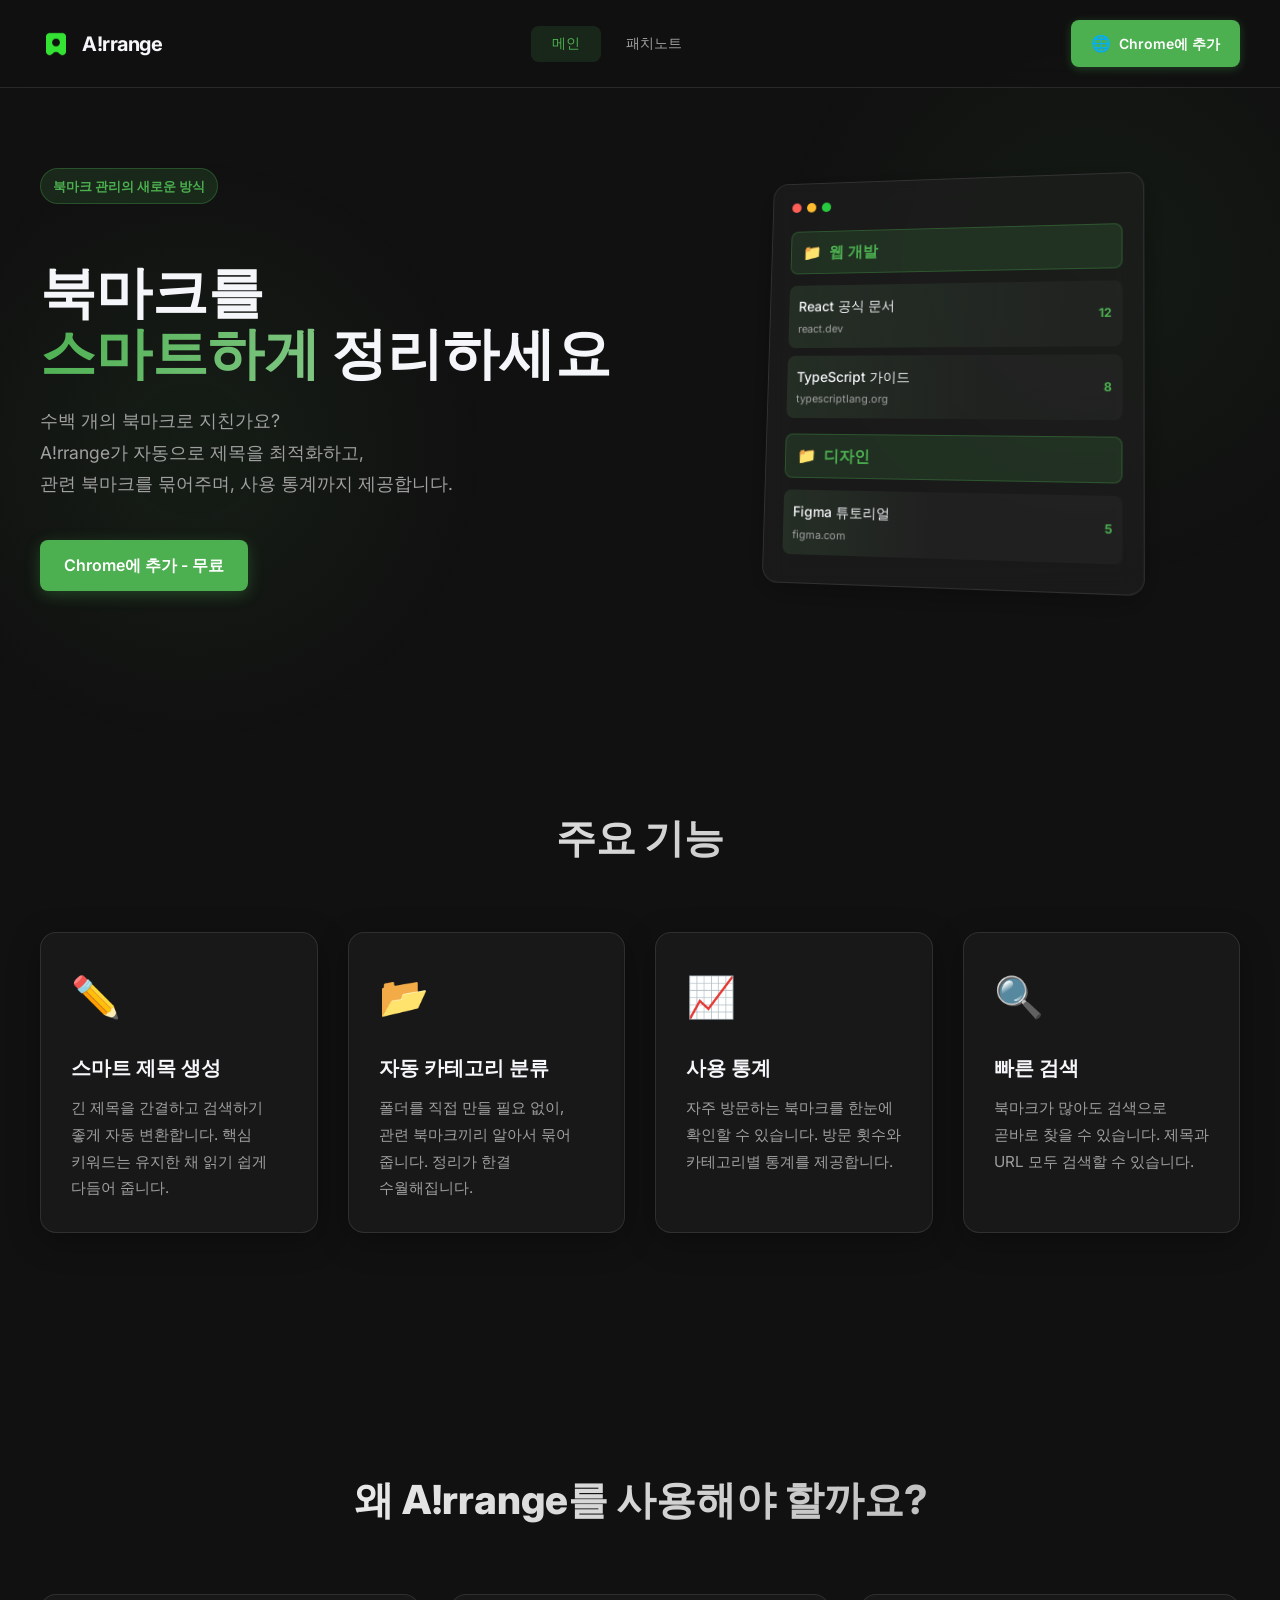
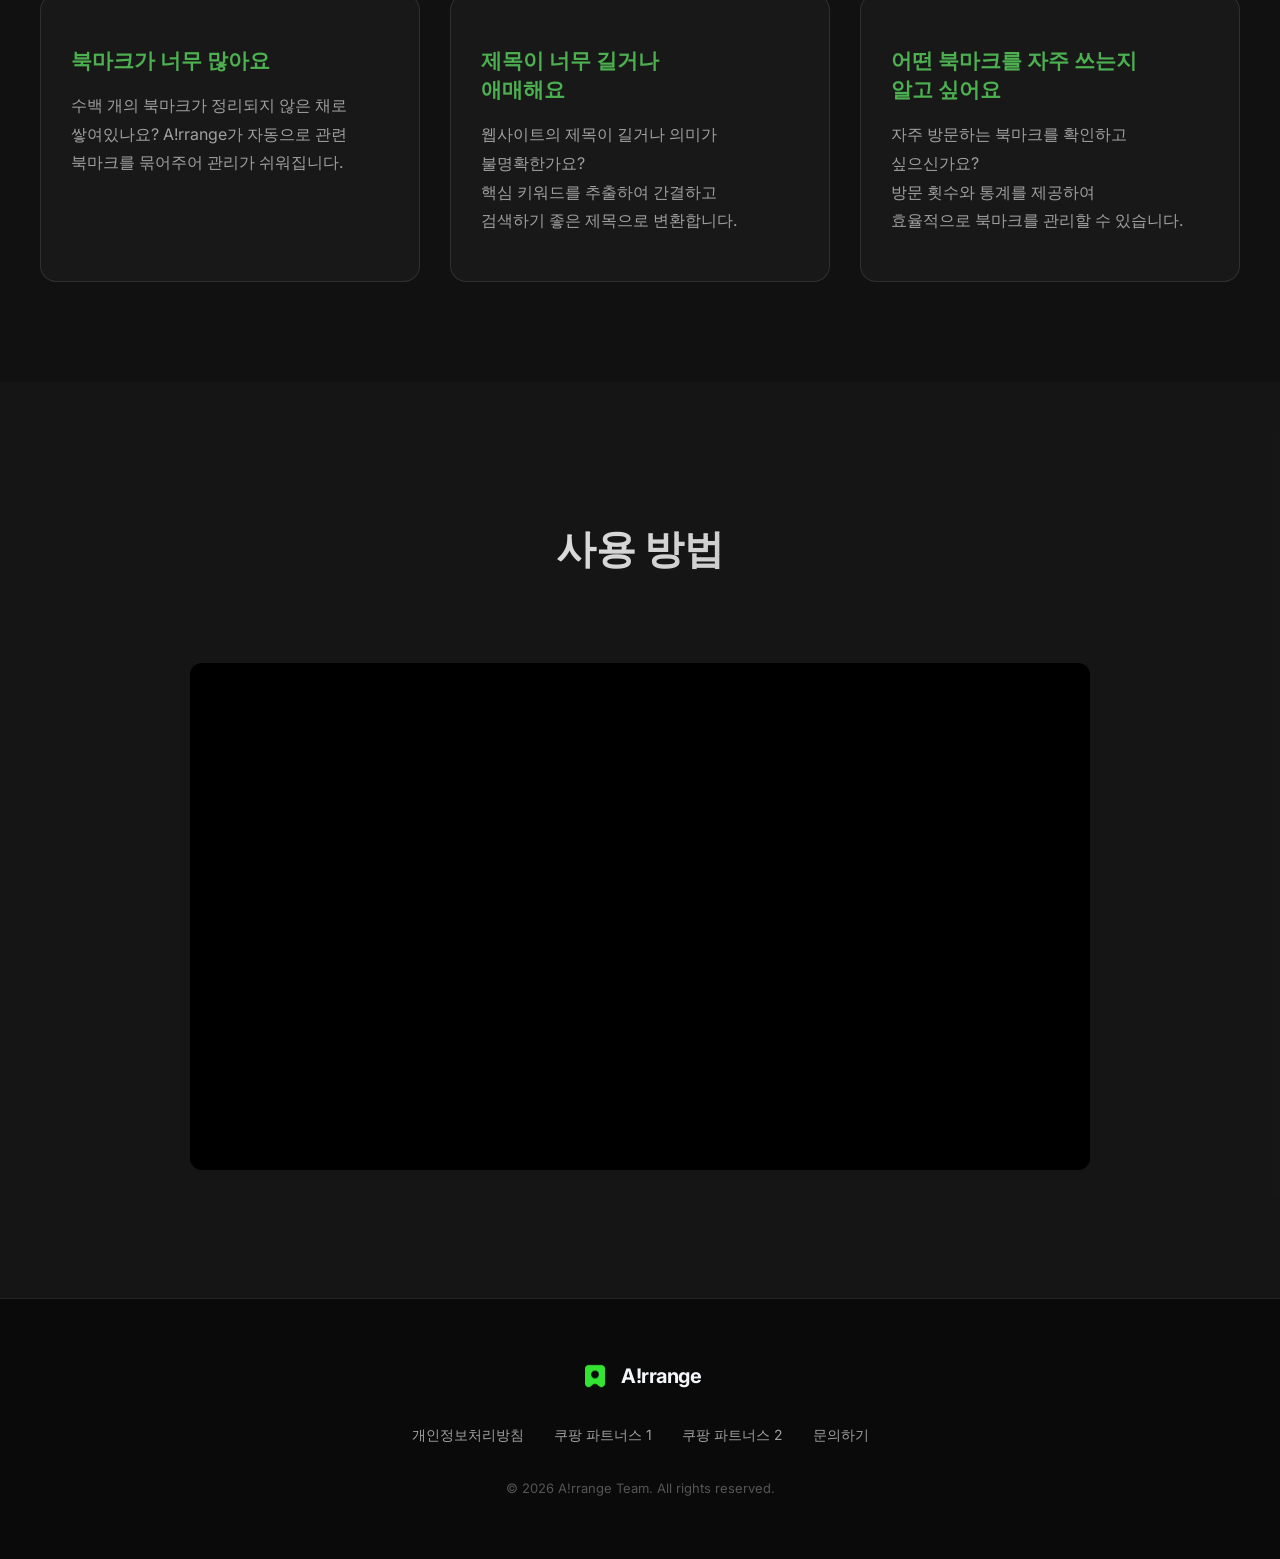
<file: index.html>
<!DOCTYPE html>
<html lang="ko">
<head>
    <meta charset="UTF-8">
    <meta name="viewport" content="width=device-width, initial-scale=1.0">
    <title>A!rrange - 스마트 북마크 관리</title>
    <meta name="description" content="북마크를 자동으로 정리하고 분류하는 크롬 확장 프로그램. 스마트 제목 생성, 자동 카테고리 분류, 사용 통계 제공.">
    <link rel="stylesheet" href="styles.css">
    <link rel="preconnect" href="https://fonts.googleapis.com">
    <link rel="preconnect" href="https://fonts.gstatic.com" crossorigin>
    <link href="https://fonts.googleapis.com/css2?family=Inter:wght@400;600;700;800&display=swap" rel="stylesheet">
</head>
<body>
    <div class="glass-background"></div>

    <nav class="navbar">
        <div class="logo-section">
            <img src="logo.png" alt="A!rrange Logo" class="ai-logo">
            <span class="app-title">A!rrange</span>
        </div>
        <div class="nav-tabs" role="tablist">
            <button type="button" class="tab-btn active" data-tab="main" role="tab" aria-selected="true">메인</button>
            <button type="button" class="tab-btn" data-tab="patch" role="tab" aria-selected="false">패치노트</button>
        </div>
        <a href="https://chromewebstore.google.com/detail/arrange-smart-bookmark/kdablbabmkclbagbfoebkcginjhphcmi" target="_blank" rel="noopener noreferrer" class="cta-button header-cta">
            <span class="chrome-icon">🌐</span>
            <span>Chrome에 추가</span>
        </a>
    </nav>

    <div id="panel-main" class="panel active" role="tabpanel">
        <header class="hero-section">
            <div class="hero-content">
                <div class="badge">북마크 관리의 새로운 방식</div>
                <h1 class="hero-title">북마크를<br><span class="gradient-text">스마트하게</span> 정리하세요</h1>
                <p class="hero-subtitle">수백 개의 북마크로 지친가요?<br>A!rrange가 자동으로 제목을 최적화하고,<br>관련 북마크를 묶어주며, 사용 통계까지 제공합니다.</p>
                <div class="hero-buttons">
                    <a href="https://chromewebstore.google.com/detail/arrange-smart-bookmark/kdablbabmkclbagbfoebkcginjhphcmi" target="_blank" rel="noopener noreferrer" class="cta-button primary">Chrome에 추가 - 무료</a>
                </div>
            </div>
            <div class="hero-visual">
                <div class="ui-card glass-card float-animation">
                    <div class="ui-header">
                        <span class="dot red"></span>
                        <span class="dot yellow"></span>
                        <span class="dot green"></span>
                    </div>
                    <div class="bookmark-list">
                        <div class="category-header">
                            <span class="folder-icon">📁</span> 웹 개발
                        </div>
                        <div class="bookmark-item">
                            <div class="fill-bar" style="width: 85%"></div>
                            <div class="bm-content">
                                <div class="bm-title">React 공식 문서</div>
                                <div class="bm-url">react.dev</div>
                            </div>
                            <div class="visit-count">12</div>
                        </div>
                        <div class="bookmark-item">
                            <div class="fill-bar" style="width: 60%"></div>
                            <div class="bm-content">
                                <div class="bm-title">TypeScript 가이드</div>
                                <div class="bm-url">typescriptlang.org</div>
                            </div>
                            <div class="visit-count">8</div>
                        </div>
                        <div class="category-header" style="margin-top: 16px;">
                            <span class="folder-icon">📁</span> 디자인
                        </div>
                        <div class="bookmark-item">
                            <div class="fill-bar" style="width: 45%"></div>
                            <div class="bm-content">
                                <div class="bm-title">Figma 튜토리얼</div>
                                <div class="bm-url">figma.com</div>
                            </div>
                            <div class="visit-count">5</div>
                        </div>
                    </div>
                </div>
            </div>
        </header>

        <section class="features-section">
            <h2 class="section-title">주요 기능</h2>
            <div class="features-grid">
                <div class="feature-card glass-card">
                    <div class="icon-box">✏️</div>
                    <h3>스마트 제목 생성</h3>
                    <p>긴 제목을 간결하고 검색하기 좋게 자동 변환합니다. 핵심 키워드는 유지한 채 읽기 쉽게 다듬어 줍니다.</p>
                </div>
                <div class="feature-card glass-card">
                    <div class="icon-box">📂</div>
                    <h3>자동 카테고리 분류</h3>
                    <p>폴더를 직접 만들 필요 없이, 관련 북마크끼리 알아서 묶어 줍니다. 정리가 한결 수월해집니다.</p>
                </div>
                <div class="feature-card glass-card">
                    <div class="icon-box">📈</div>
                    <h3>사용 통계</h3>
                    <p>자주 방문하는 북마크를 한눈에 확인할 수 있습니다. 방문 횟수와 카테고리별 통계를 제공합니다.</p>
                </div>
                <div class="feature-card glass-card">
                    <div class="icon-box">🔍</div>
                    <h3>빠른 검색</h3>
                    <p>북마크가 많아도 검색으로 곧바로 찾을 수 있습니다. 제목과 URL 모두 검색할 수 있습니다.</p>
                </div>
            </div>
        </section>

        <section class="purpose-section">
            <div class="purpose-content">
                <h2 class="section-title">왜 A!rrange를 사용해야 할까요?</h2>
                <div class="purpose-grid">
                    <div class="purpose-item">
                        <h3>북마크가 너무 많아요</h3>
                        <p>수백 개의 북마크가 정리되지 않은 채로 쌓여있나요? A!rrange가 자동으로 관련 북마크를 묶어주어 관리가 쉬워집니다.</p>
                    </div>
                    <div class="purpose-item">
                        <h3>제목이 너무 길거나<br>애매해요</h3>
                        <p>웹사이트의 제목이 길거나 의미가 불명확한가요?<br>핵심 키워드를 추출하여 간결하고<br>검색하기 좋은 제목으로 변환합니다.</p>
                    </div>
                    <div class="purpose-item">
                        <h3>어떤 북마크를 자주 쓰는지<br>알고 싶어요</h3>
                        <p>자주 방문하는 북마크를 확인하고 싶으신가요?<br>방문 횟수와 통계를 제공하여<br>효율적으로 북마크를 관리할 수 있습니다.</p>
                    </div>
                </div>
            </div>
        </section>

        <section class="steps-section">
            <h2 class="section-title">사용 방법</h2>
            <div class="video-embed-wrap">
                <iframe class="video-embed" src="https://www.youtube.com/embed/usRzLRXmz3I" title="A!rrange 사용 방법" allow="accelerometer; autoplay; clipboard-write; encrypted-media; gyroscope; picture-in-picture; web-share" allowfullscreen></iframe>
            </div>
        </section>
    </div>

    <div id="panel-patch" class="panel" role="tabpanel" hidden>
        <section class="patch-notes-page">
            <h2 class="section-title">패치노트</h2>
            <div class="timeline">
                <div class="timeline-track"></div>
                <article class="timeline-item" data-version>
                    <div class="timeline-dot" aria-hidden="true"></div>
                    <button type="button" class="timeline-head" aria-expanded="false">
                        <span class="timeline-version">v1.2.0</span>
                        <time datetime="2026-03">2026.03</time>
                    </button>
                    <div class="timeline-body">
                        <p class="patch-intro">이번 업데이트에서 추가·개선된 내용이에요.</p>
                        <h4 class="patch-subtitle">✨ 새로 생긴 것들</h4>
                        <ul>
                            <li><strong>피드백·후원 버튼</strong> — 오른쪽 아래에 ✉️(의견/버그 제보), ☕️(후원) 버튼이 생겼어요. 불편한 점이나 아이디어를 편하게 보내주세요.</li>
                            <li><strong>한 번에 더 많이 정리</strong> — 아직 분류 안 된 북마크를 이전 100개에서 <strong>500개까지</strong> 한 번에 AI가 정리해줘요.</li>
                            <li><strong>중복 북마크 방지</strong> — 같은 주소의 북마크가 두 번 쌓이지 않도록 막아요. 중복일 때 안내 문구도 띄워줘요.</li>
                        </ul>
                        <h4 class="patch-subtitle">🔧 고쳐진 것들</h4>
                        <ul>
                            <li>북마크를 클릭해도 <strong>방문 횟수</strong>가 안 올라가던 문제를 수정했어요.</li>
                            <li>북마크가 많을 때 <strong>오류나 멈춤</strong>이 나오던 현상을 줄였어요.</li>
                            <li>죽은 링크 검사 등에서 <strong>창이 갑자기 닫히던</strong> 현상을 고쳤어요.</li>
                        </ul>
                        <h4 class="patch-subtitle">💡 더 편해진 점</h4>
                        <ul>
                            <li>여러 창이 겹쳐 보이던 걸 정리해서 <strong>화면이 더 깔끔</strong>해졌어요.</li>
                            <li>죽은 링크 검사 버튼을 다른 버튼들과 <strong>스타일을 맞춰</strong> 통일감을 줬어요.</li>
                            <li>피드백·후원 버튼을 <strong>누르기 쉽고 보기 좋게</strong> 다듬었어요.</li>
                        </ul>
                    </div>
                </article>
                <article class="timeline-item" data-version>
                    <div class="timeline-dot" aria-hidden="true"></div>
                    <button type="button" class="timeline-head" aria-expanded="false">
                        <span class="timeline-version">v1.1.0</span>
                        <time datetime="2026-02">2026.02</time>
                    </button>
                    <div class="timeline-body">
                        <p class="patch-intro">이번 업데이트에서 추가·개선된 내용이에요.</p>
                        <h4 class="patch-subtitle">✨ 새로 생긴 것들</h4>
                        <ul>
                            <li><strong>죽은 링크 검사</strong> — 더 이상 열리지 않는 북마크를 찾아서 골라 삭제할 수 있어요.</li>
                            <li><strong>북마크 백업</strong> — 북마크 목록을 파일로 저장해 두었다가 나중에 다시 불러올 수 있어요.</li>
                            <li><strong>폴더 관리가 더 쉬워졌어요</strong>
                                <ul>
                                    <li>폴더를 지울 때, 안에 있는 북마크를 «미분류로 보내기» vs «함께 삭제» 중에서 고를 수 있어요.</li>
                                    <li>폴더 안 북마크를 <strong>한 번에 새 탭으로</strong> 열 수 있어요.</li>
                                </ul>
                            </li>
                            <li><strong>탭 한 번에 저장</strong> — 지금 열려 있는 탭을 한 번에 전부 북마크로 저장할 수 있어요.</li>
                            <li><strong>공지 알림</strong> — 상단 알림으로 업데이트 소식과 새 소식을 확인할 수 있어요.</li>
                        </ul>
                        <h4 class="patch-subtitle">💡 더 편해진 점</h4>
                        <ul>
                            <li>설정 화면과 대시보드를 <strong>더 알아보기 쉽게</strong> 바꿨어요.</li>
                            <li>알림 창을 A!rrange 스타일에 맞게 통일했어요.</li>
                            <li>«카테고리» 대신 <strong>«폴더»</strong>로 통일해서 보여줘요.</li>
                            <li>화면 크기에 맞게 잘 보이도록, 불필요한 스크롤이 덜 나오도록 손봤어요.</li>
                        </ul>
                        <h4 class="patch-subtitle">🔧 고쳐진 것들</h4>
                        <ul>
                            <li>검색했을 때 <strong>빈 폴더</strong>가 섞여 나오던 걸 고쳤어요.</li>
                            <li>어떤 북마크가 잘못 «미분류»로 들어가던 문제를 수정했어요.</li>
                            <li>북마크를 다시 불러올 때 <strong>데이터가 사라지거나 색이 겹쳐 보이던</strong> 걸 고쳤어요.</li>
                            <li>알림 창 안 글자가 <strong>잘리거나 줄바꿈</strong>이 이상하던 걸 수정했어요.</li>
                            <li>오래 켜 두면 <strong>느려지던 현상</strong>을 줄였어요.</li>
                            <li>정리 후 새로 생긴 폴더가 <strong>화면에 바로 반영되지 않던</strong> 문제를 고쳤어요.</li>
                            <li>AI 정리 중간에 <strong>오류가 나던</strong> 현상을 수정했어요.</li>
                        </ul>
                    </div>
                </article>
                <article class="timeline-item" data-version>
                    <div class="timeline-dot" aria-hidden="true"></div>
                    <button type="button" class="timeline-head" aria-expanded="false">
                        <span class="timeline-version">v1.0.1</span>
                        <time datetime="2026-02-11">2026.02.11</time>
                    </button>
                    <div class="timeline-body">
                        <ul>
                            <li>더 안정적으로, 쓰기 편하게 손봤어요.</li>
                        </ul>
                    </div>
                </article>
                <article class="timeline-item" data-version>
                    <div class="timeline-dot" aria-hidden="true"></div>
                    <button type="button" class="timeline-head" aria-expanded="false">
                        <span class="timeline-version">v1.0.0</span>
                        <time datetime="2026-01-01">2026.01</time>
                    </button>
                    <div class="timeline-body">
                        <ul>
                            <li>긴 제목을 핵심만 남겨 <strong>스마트하게 요약</strong></li>
                            <li>북마크를 <strong>자동으로 폴더에 분류</strong></li>
                            <li><strong>드래그해서</strong> 순서·폴더 마음대로 정리</li>
                            <li>다크 모드, 방문 통계, 빠른 검색</li>
                        </ul>
                    </div>
                </article>
            </div>
        </section>
    </div>

    <footer class="footer">
        <div class="footer-content">
            <div class="logo-section">
                <img src="logo.png" alt="A!rrange Logo" class="ai-logo">
                <span class="app-title">A!rrange</span>
            </div>
            <div class="footer-links">
                <a href="https://sites.google.com/view/arrange-privacy-policy" target="_blank">개인정보처리방침</a>
                <a href="redirect-1.html">쿠팡 파트너스 1</a>
                <a href="redirect-2.html">쿠팡 파트너스 2</a>
                <a href="mailto:arrange0319@gmail.com">문의하기</a>
            </div>
            <div class="copyright">
                © 2026 A!rrange Team. All rights reserved.
            </div>
        </div>
    </footer>

    <script src="script.js"></script>
</body>
</html>
</file>
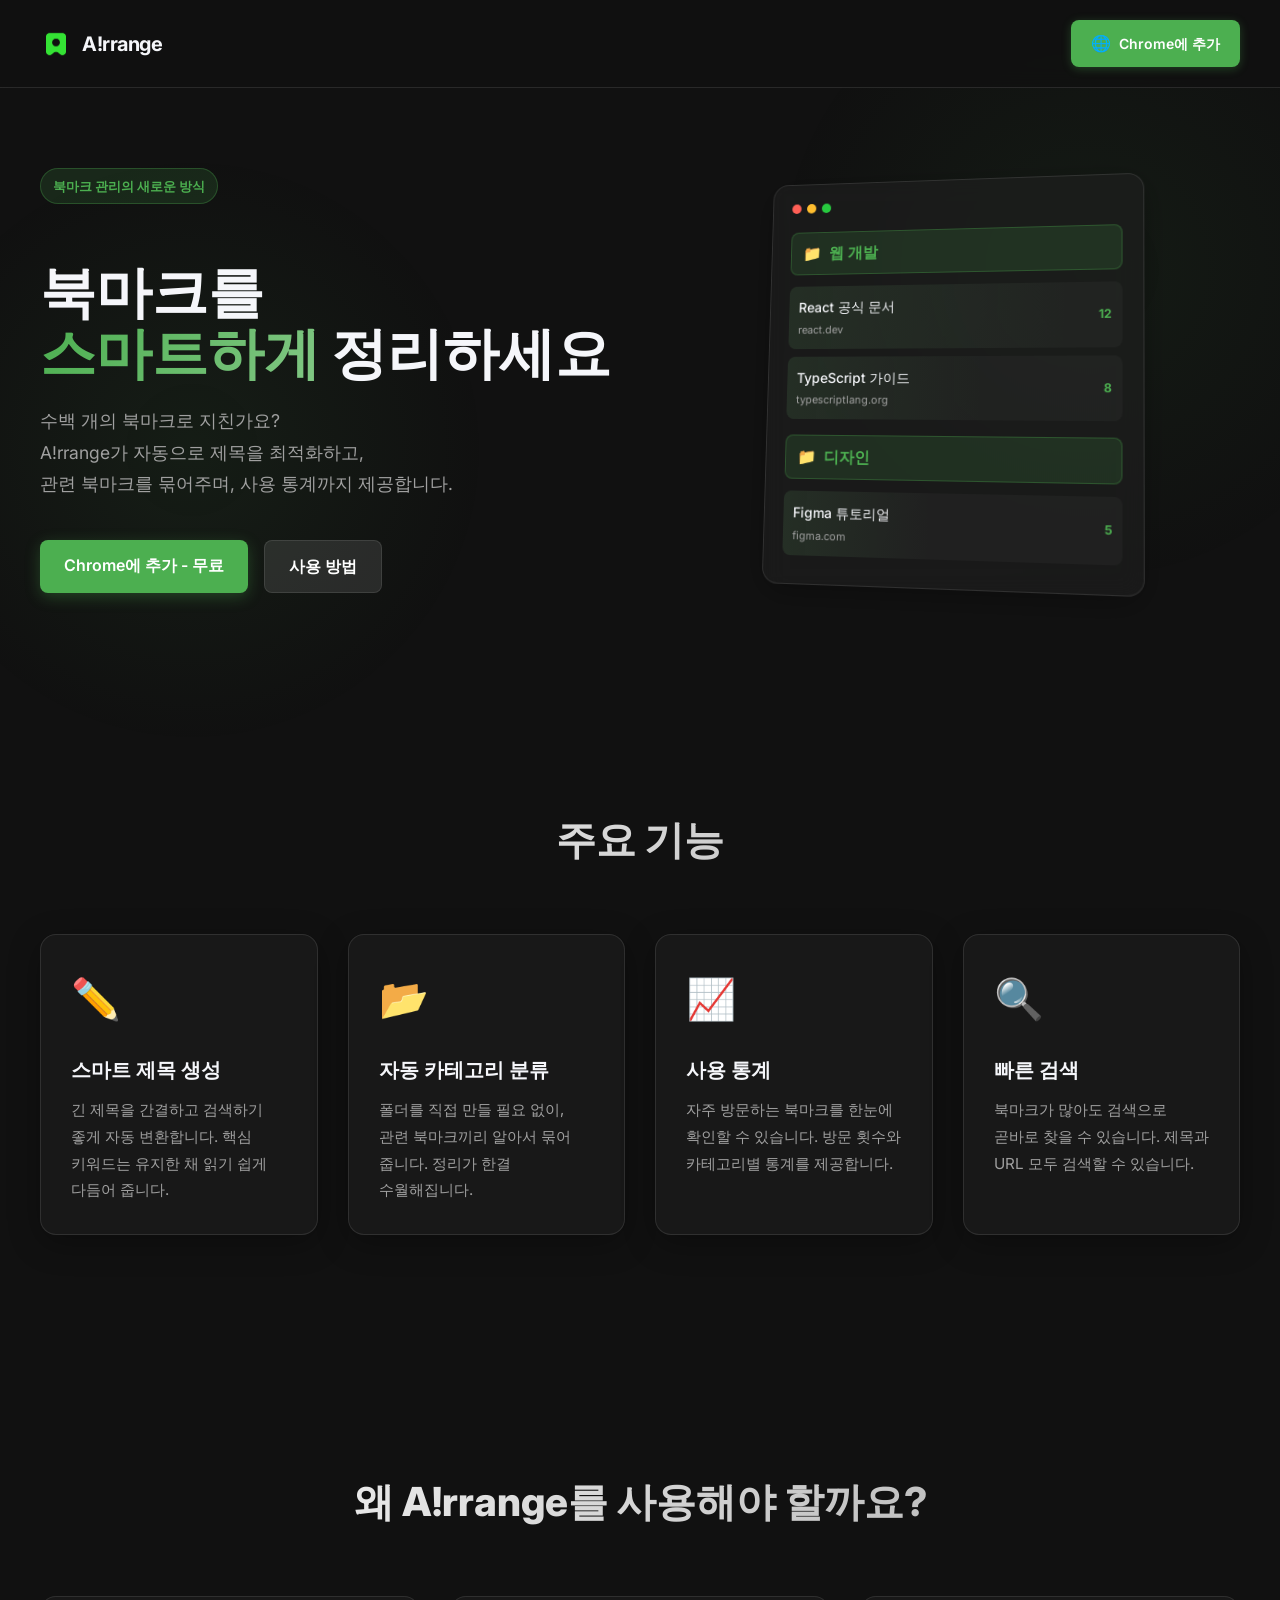
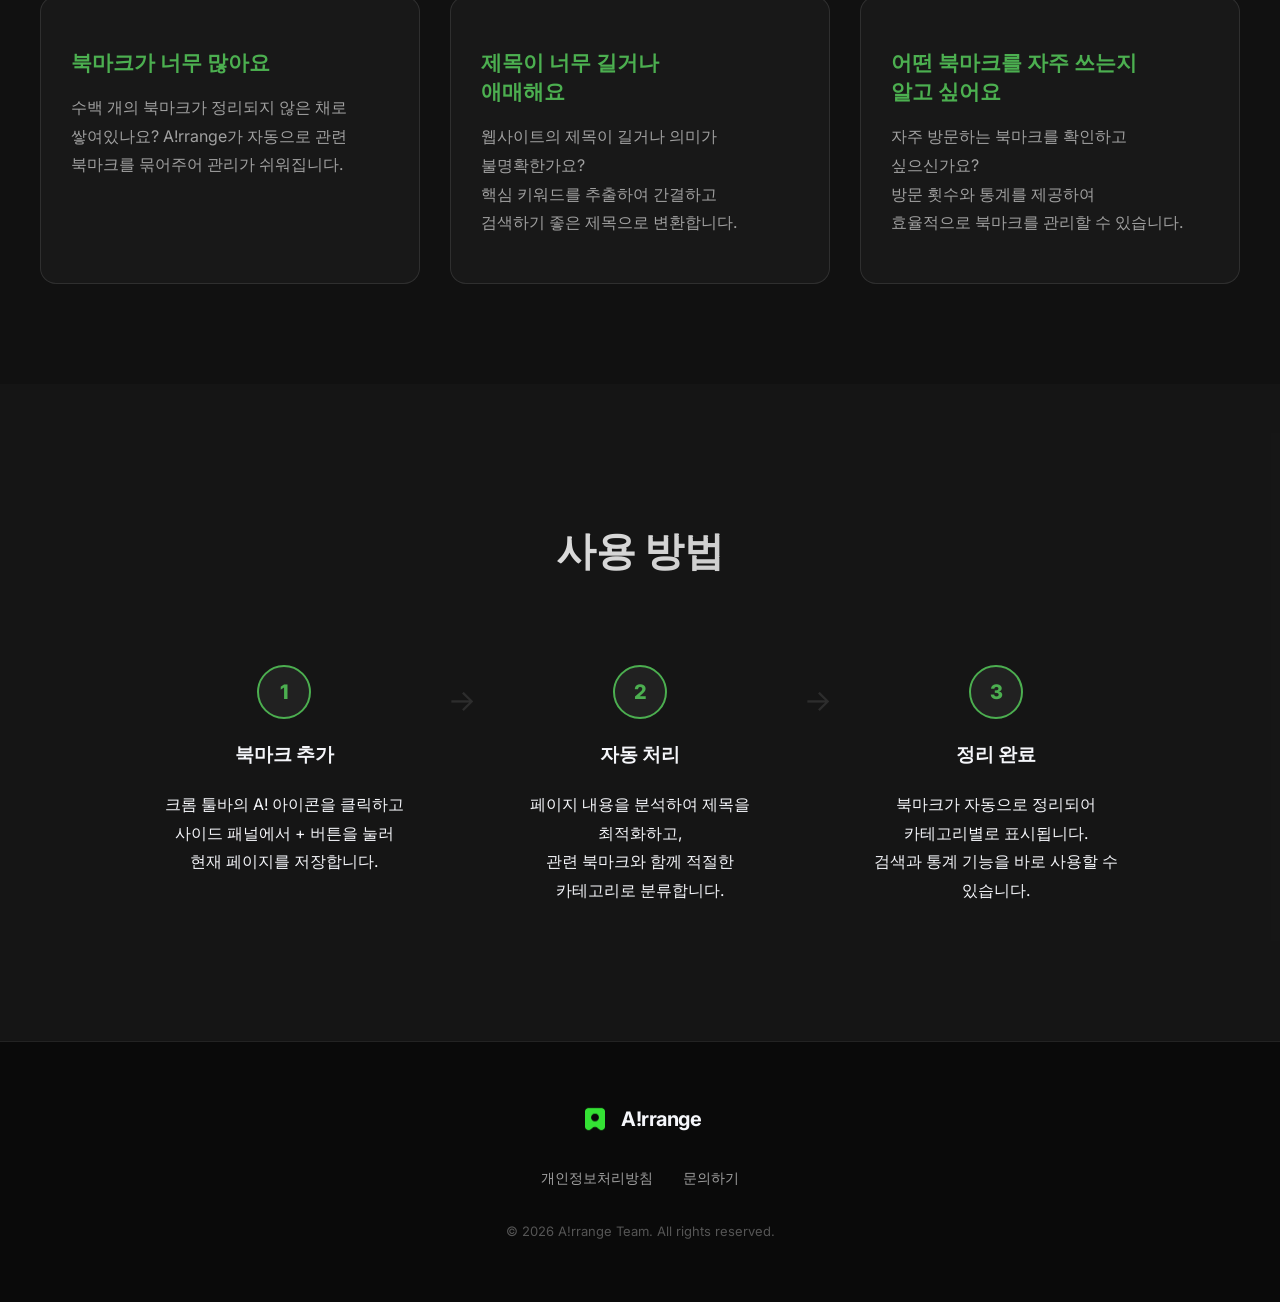
<file: landing/index.html>
<!DOCTYPE html>
<html lang="ko">
<head>
    <meta charset="UTF-8">
    <meta name="viewport" content="width=device-width, initial-scale=1.0">
    <title>A!rrange - 스마트 북마크 관리</title>
    <meta name="description" content="북마크를 자동으로 정리하고 분류하는 크롬 확장 프로그램. 스마트 제목 생성, 자동 카테고리 분류, 사용 통계 제공.">
    <link rel="stylesheet" href="styles.css">
    <link rel="preconnect" href="https://fonts.googleapis.com">
    <link rel="preconnect" href="https://fonts.gstatic.com" crossorigin>
    <link href="https://fonts.googleapis.com/css2?family=Inter:wght@400;600;700;800&display=swap" rel="stylesheet">
</head>
<body>
    <div class="glass-background"></div>
    
    <nav class="navbar">
        <div class="logo-section">
            <img src="logo.png" alt="A!rrange Logo" class="ai-logo">
            <span class="app-title">A!rrange</span>
        </div>
        <a href="https://chrome.google.com/webstore" target="_blank" class="cta-button header-cta">
            <span class="chrome-icon">🌐</span>
            <span>Chrome에 추가</span>
        </a>
    </nav>

    <header class="hero-section">
        <div class="hero-content">
            <div class="badge">북마크 관리의 새로운 방식</div>
            <h1 class="hero-title">북마크를<br><span class="gradient-text">스마트하게</span> 정리하세요</h1>
            <p class="hero-subtitle">수백 개의 북마크로 지친가요?<br>A!rrange가 자동으로 제목을 최적화하고,<br>관련 북마크를 묶어주며, 사용 통계까지 제공합니다.</p>
            <div class="hero-buttons">
                <a href="https://chrome.google.com/webstore" target="_blank" class="cta-button primary">Chrome에 추가 - 무료</a>
                <a href="#how-it-works" class="cta-button secondary">사용 방법</a>
            </div>
        </div>
        <div class="hero-visual">
            <!-- 실제 UI를 반영한 프리뷰 -->
            <div class="ui-card glass-card float-animation">
                <div class="ui-header">
                    <span class="dot red"></span>
                    <span class="dot yellow"></span>
                    <span class="dot green"></span>
                </div>
                <div class="bookmark-list">
                    <div class="category-header">
                        <span class="folder-icon">📁</span> 웹 개발
                    </div>
                    <div class="bookmark-item">
                        <div class="fill-bar" style="width: 85%"></div>
                        <div class="bm-content">
                            <div class="bm-title">React 공식 문서</div>
                            <div class="bm-url">react.dev</div>
                        </div>
                        <div class="visit-count">12</div>
                    </div>
                    <div class="bookmark-item">
                        <div class="fill-bar" style="width: 60%"></div>
                        <div class="bm-content">
                            <div class="bm-title">TypeScript 가이드</div>
                            <div class="bm-url">typescriptlang.org</div>
                        </div>
                        <div class="visit-count">8</div>
                    </div>
                    <div class="category-header" style="margin-top: 16px;">
                        <span class="folder-icon">📁</span> 디자인
                    </div>
                    <div class="bookmark-item">
                        <div class="fill-bar" style="width: 45%"></div>
                        <div class="bm-content">
                            <div class="bm-title">Figma 튜토리얼</div>
                            <div class="bm-url">figma.com</div>
                        </div>
                        <div class="visit-count">5</div>
                    </div>
                </div>
            </div>
        </div>
    </header>

    <section id="features" class="features-section">
        <h2 class="section-title">주요 기능</h2>
        <div class="features-grid">
            <div class="feature-card glass-card">
                <div class="icon-box">✏️</div>
                <h3>스마트 제목 생성</h3>
                <p>긴 제목을 간결하고 검색하기 좋게 자동 변환합니다. 핵심 키워드는 유지한 채 읽기 쉽게 다듬어 줍니다.</p>
            </div>
            <div class="feature-card glass-card">
                <div class="icon-box">📂</div>
                <h3>자동 카테고리 분류</h3>
                <p>폴더를 직접 만들 필요 없이, 관련 북마크끼리 알아서 묶어 줍니다. 정리가 한결 수월해집니다.</p>
            </div>
            <div class="feature-card glass-card">
                <div class="icon-box">📈</div>
                <h3>사용 통계</h3>
                <p>자주 방문하는 북마크를 한눈에 확인할 수 있습니다. 방문 횟수와 카테고리별 통계를 제공합니다.</p>
            </div>
            <div class="feature-card glass-card">
                <div class="icon-box">🔍</div>
                <h3>빠른 검색</h3>
                <p>북마크가 많아도 검색으로 곧바로 찾을 수 있습니다. 제목과 URL 모두 검색할 수 있습니다.</p>
            </div>
        </div>
    </section>

    <section id="purpose" class="purpose-section">
        <div class="purpose-content">
            <h2 class="section-title">왜 A!rrange를 사용해야 할까요?</h2>
            <div class="purpose-grid">
                <div class="purpose-item">
                    <h3>북마크가 너무 많아요</h3>
                    <p>수백 개의 북마크가 정리되지 않은 채로 쌓여있나요? A!rrange가 자동으로 관련 북마크를 묶어주어 관리가 쉬워집니다.</p>
                </div>
                <div class="purpose-item">
                    <h3>제목이 너무 길거나<br>애매해요</h3>
                    <p>웹사이트의 제목이 길거나 의미가 불명확한가요?<br>핵심 키워드를 추출하여 간결하고<br>검색하기 좋은 제목으로 변환합니다.</p>
                </div>
                <div class="purpose-item">
                    <h3>어떤 북마크를 자주 쓰는지<br>알고 싶어요</h3>
                    <p>자주 방문하는 북마크를 확인하고 싶으신가요?<br>방문 횟수와 통계를 제공하여<br>효율적으로 북마크를 관리할 수 있습니다.</p>
                </div>
            </div>
        </div>
    </section>

    <section id="how-it-works" class="steps-section">
        <h2 class="section-title">사용 방법</h2>
        <div class="steps-container">
            <div class="step-item">
                <div class="step-number">1</div>
                <h3>북마크 추가</h3>
                <p>크롬 툴바의 A! 아이콘을 클릭하고<br>사이드 패널에서 + 버튼을 눌러<br>현재 페이지를 저장합니다.</p>
            </div>
            <div class="step-arrow">→</div>
            <div class="step-item">
                <div class="step-number">2</div>
                <h3>자동 처리</h3>
                <p>페이지 내용을 분석하여 제목을 최적화하고,<br>관련 북마크와 함께 적절한<br>카테고리로 분류합니다.</p>
            </div>
            <div class="step-arrow">→</div>
            <div class="step-item">
                <div class="step-number">3</div>
                <h3>정리 완료</h3>
                <p>북마크가 자동으로 정리되어<br>카테고리별로 표시됩니다.<br>검색과 통계 기능을 바로 사용할 수 있습니다.</p>
            </div>
        </div>
    </section>

    <footer class="footer">
        <div class="footer-content">
            <div class="logo-section">
                <img src="logo.png" alt="A!rrange Logo" class="ai-logo">
                <span class="app-title">A!rrange</span>
            </div>
            <div class="footer-links">
                <a href="https://sites.google.com/view/arrange-privacy-policy" target="_blank">개인정보처리방침</a>
                <a href="mailto:arrange0319@gmail.com">문의하기</a>
            </div>
            <div class="copyright">
                © 2026 A!rrange Team. All rights reserved.
            </div>
        </div>
    </footer>

    <script src="script.js"></script>
</body>
</html>
</file>
<file: styles.css>
:root {
    --primary-color: #4CAF50;
    --primary-hover: #388E3C;
    --bg-dark: #111111;
    --bg-card: rgba(255, 255, 255, 0.05);
    --text-main: #f5f6fa;
    --text-muted: #a0a0a0;
    --glass-border: rgba(255, 255, 255, 0.1);
    --glow: 0 0 20px rgba(76, 175, 80, 0.3);
}

body {
    margin: 0;
    font-family: 'Inter', sans-serif;
    background-color: var(--bg-dark);
    color: var(--text-main);
    overflow-x: hidden;
    line-height: 1.7;
    word-break: keep-all;
    word-wrap: break-word;
}

/* Background Effects */
.glass-background {
    position: fixed;
    top: 0; left: 0; width: 100%; height: 100%;
    z-index: -1;
    background: 
        radial-gradient(circle at 15% 50%, rgba(76, 175, 80, 0.08) 0%, transparent 25%),
        radial-gradient(circle at 85% 30%, rgba(56, 142, 60, 0.08) 0%, transparent 25%);
}

/* Navbar */
.navbar {
    display: flex;
    justify-content: space-between;
    align-items: center;
    padding: 20px 40px;
    backdrop-filter: blur(10px);
    position: sticky;
    top: 0;
    z-index: 100;
    border-bottom: 1px solid var(--glass-border);
    background: rgba(17, 17, 17, 0.8);
}

.logo-section {
    display: flex;
    align-items: center;
    gap: 10px;
}

.ai-logo {
    width: 32px;
    height: 32px;
    object-fit: contain;
    display: block;
}

.app-title {
    font-weight: 700;
    font-size: 20px;
    letter-spacing: -0.5px;
}

.nav-tabs {
    display: flex;
    align-items: center;
    gap: 4px;
}

.tab-btn {
    padding: 8px 20px;
    font-size: 14px;
    font-weight: 500;
    color: var(--text-muted);
    background: transparent;
    border: 1px solid transparent;
    border-radius: 8px;
    cursor: pointer;
    transition: color 0.2s, background 0.2s;
}

.tab-btn:hover {
    color: var(--text-main);
}

.tab-btn.active {
    color: var(--primary-color);
    background: rgba(76, 175, 80, 0.15);
}

.panel {
    display: none;
}

.panel.active {
    display: block;
}

/* Hero Section */
.hero-section {
    display: flex;
    flex-wrap: wrap;
    padding: 80px 40px;
    max-width: 1200px;
    margin: 0 auto;
    align-items: center;
    gap: 40px;
}

.hero-content {
    flex: 1;
    min-width: 300px;
}

.badge {
    display: inline-block;
    padding: 6px 12px;
    background: rgba(76, 175, 80, 0.15);
    color: var(--primary-color);
    border-radius: 20px;
    font-size: 13px;
    font-weight: 600;
    margin-bottom: 20px;
    border: 1px solid rgba(76, 175, 80, 0.3);
}

.hero-title {
    font-size: 3.5rem;
    font-weight: 800;
    line-height: 1.1;
    margin-bottom: 20px;
}

.gradient-text {
    background: linear-gradient(120deg, #4CAF50, #81C784);
    -webkit-background-clip: text;
    -webkit-text-fill-color: transparent;
}

.hero-subtitle {
    font-size: 1.1rem;
    color: var(--text-muted);
    margin-bottom: 40px;
    max-width: 500px;
    line-height: 1.8;
    word-break: keep-all;
}

.hero-buttons {
    display: flex;
    gap: 16px;
}

.cta-button {
    padding: 12px 24px;
    border-radius: 8px;
    text-decoration: none;
    font-weight: 600;
    transition: all 0.2s ease;
}

.cta-button.primary {
    background: var(--primary-color);
    color: white;
    box-shadow: 0 4px 15px rgba(76, 175, 80, 0.3);
}

.cta-button.primary:hover {
    background: var(--primary-hover);
    transform: translateY(-2px);
    box-shadow: 0 6px 20px rgba(76, 175, 80, 0.4);
}

.cta-button.secondary {
    background: rgba(255, 255, 255, 0.1);
    color: white;
    border: 1px solid var(--glass-border);
}

.cta-button.secondary:hover {
    background: rgba(255, 255, 255, 0.15);
}

.cta-button.small {
    padding: 8px 16px;
    font-size: 14px;
}

.cta-button.header-cta {
    display: flex;
    align-items: center;
    gap: 8px;
    padding: 10px 20px;
    font-size: 14px;
    font-weight: 600;
    background: var(--primary-color);
    color: white;
    border: none;
    border-radius: 8px;
    box-shadow: 0 2px 10px rgba(76, 175, 80, 0.3);
    transition: all 0.3s ease;
    white-space: nowrap;
}

.cta-button.header-cta:hover {
    background: var(--primary-hover);
    transform: translateY(-2px);
    box-shadow: 0 4px 15px rgba(76, 175, 80, 0.4);
}

.cta-button.header-cta .chrome-icon {
    font-size: 16px;
    display: inline-block;
    transition: transform 0.3s ease;
}

.cta-button.header-cta:hover .chrome-icon {
    transform: scale(1.1);
}

/* Visual / UI Card */
.hero-visual {
    flex: 1;
    min-width: 300px;
    display: flex;
    justify-content: center;
    perspective: 1000px;
}

.glass-card {
    background: rgba(30, 30, 30, 0.6);
    backdrop-filter: blur(12px);
    border: 1px solid var(--glass-border);
    border-radius: 16px;
    box-shadow: 0 8px 32px 0 rgba(0, 0, 0, 0.3);
}

.ui-card {
    width: 340px;
    padding: 20px;
    position: relative;
    transform: rotateY(-10deg) rotateX(5deg);
    transition: transform 0.5s ease;
}

.ui-card:hover {
    transform: rotateY(0) rotateX(0);
}

.ui-header {
    display: flex;
    gap: 6px;
    margin-bottom: 20px;
}

.dot { width: 10px; height: 10px; border-radius: 50%; }
.red { background: #ff5f56; }
.yellow { background: #ffbd2e; }
.green { background: #27c93f; }

.category-header {
    background: rgba(76, 175, 80, 0.15);
    color: var(--primary-color);
    padding: 8px 12px;
    border-radius: 8px;
    font-weight: 600;
    margin-bottom: 12px;
    display: flex;
    align-items: center;
    gap: 8px;
    border: 1px solid rgba(76, 175, 80, 0.3);
}

.bookmark-item {
    background: rgba(255, 255, 255, 0.03);
    padding: 10px;
    border-radius: 8px;
    margin-bottom: 8px;
    display: flex;
    align-items: center;
    justify-content: space-between;
    position: relative;
    overflow: hidden;
}

.fill-bar {
    position: absolute;
    top: 0; left: 0; bottom: 0;
    background: linear-gradient(90deg, rgba(76, 175, 80, 0.1) 0%, transparent 100%);
    z-index: 0;
}

.bm-content {
    z-index: 1;
}

.bm-title { font-size: 14px; font-weight: 500; margin-bottom: 2px; }
.bm-url { font-size: 11px; color: var(--text-muted); }

.visit-count {
    font-size: 12px;
    color: var(--primary-color);
    font-weight: 700;
    z-index: 1;
}

/* AI popup 제거됨 - 더 깔끔한 UI */

/* Features */
.features-section {
    padding: 100px 40px;
    max-width: 1200px;
    margin: 0 auto;
}

.section-title {
    text-align: center;
    font-size: 2.5rem;
    font-weight: 800;
    margin-bottom: 60px;
    background: linear-gradient(120deg, #fff, #aaa);
    -webkit-background-clip: text;
    -webkit-text-fill-color: transparent;
}

.features-grid {
    display: grid;
    grid-template-columns: repeat(auto-fit, minmax(240px, 1fr));
    gap: 30px;
}

.feature-card {
    padding: 30px;
    transition: transform 0.3s ease;
}

.feature-card:hover {
    transform: translateY(-5px);
    border-color: rgba(76, 175, 80, 0.4);
}

.icon-box {
    font-size: 40px;
    margin-bottom: 20px;
}

.feature-card h3 {
    font-size: 1.25rem;
    margin-bottom: 10px;
}

.feature-card p {
    color: var(--text-muted);
    font-size: 0.95rem;
    line-height: 1.75;
    word-break: keep-all;
    max-width: 22em;
    margin: 0;
}

.feature-card h3 {
    word-break: keep-all;
}

/* Purpose Section */
.purpose-section {
    padding: 100px 40px;
    max-width: 1200px;
    margin: 0 auto;
}

.purpose-content {
    text-align: center;
}

.purpose-grid {
    display: grid;
    grid-template-columns: repeat(auto-fit, minmax(300px, 1fr));
    gap: 30px;
    margin-top: 60px;
}

.purpose-item {
    padding: 30px;
    background: rgba(255, 255, 255, 0.03);
    border: 1px solid var(--glass-border);
    border-radius: 16px;
    text-align: left;
    transition: transform 0.3s ease, border-color 0.3s ease;
}

.purpose-item:hover {
    transform: translateY(-5px);
    border-color: rgba(76, 175, 80, 0.4);
}

.purpose-item h3 {
    font-size: 1.3rem;
    margin-bottom: 12px;
    color: var(--primary-color);
}

.purpose-item p {
    color: var(--text-muted);
    line-height: 1.8;
    word-break: keep-all;
}

.purpose-item h3 {
    word-break: keep-all;
    line-height: 1.4;
}

/* Steps */
.steps-section {
    padding: 100px 40px;
    background: rgba(255, 255, 255, 0.02);
}

.steps-container {
    display: flex;
    justify-content: center;
    align-items: flex-start;
    max-width: 1000px;
    margin: 0 auto;
    gap: 20px;
    flex-wrap: wrap;
}

.step-item {
    flex: 1;
    min-width: 200px;
    text-align: center;
    padding: 20px;
}

.step-item p {
    line-height: 1.8;
    word-break: keep-all;
}

.step-item h3 {
    word-break: keep-all;
}

.step-number {
    width: 50px;
    height: 50px;
    background: var(--bg-card);
    border: 2px solid var(--primary-color);
    border-radius: 50%;
    display: flex;
    align-items: center;
    justify-content: center;
    font-size: 20px;
    font-weight: 800;
    margin: 0 auto 20px;
    color: var(--primary-color);
}

.step-arrow {
    font-size: 30px;
    color: var(--glass-border);
    margin-top: 30px;
}

.video-embed-wrap {
    max-width: 900px;
    margin: 0 auto;
    padding: 20px 40px;
}

.video-embed {
    width: 100%;
    aspect-ratio: 16 / 9;
    border: none;
    border-radius: 12px;
    background: #000;
}

/* Patch notes page (tab panel) */
.patch-notes-page {
    padding: 60px 40px 100px;
    max-width: 800px;
    margin: 0 auto;
}

.patch-notes-page .section-title {
    margin-bottom: 40px;
}

/* Timeline */
.timeline {
    position: relative;
    padding-left: 32px;
}

.timeline::before {
    content: '';
    position: absolute;
    left: 0;
    top: 0;
    width: 24px;
    height: 3px;
    background: var(--primary-color);
    border-radius: 2px;
    opacity: 0.7;
}

.timeline-track {
    position: absolute;
    left: 0;
    top: 0;
    bottom: 0;
    width: 3px;
    background: var(--primary-color);
    border-radius: 2px;
    opacity: 0.5;
}

.timeline-item {
    position: relative;
    margin-bottom: 0;
}

.timeline-dot {
    position: absolute;
    left: -32px;
    top: 14px;
    width: 14px;
    height: 14px;
    margin-left: -5px;
    border-radius: 50%;
    background: var(--primary-color);
    transition: transform 0.2s, box-shadow 0.2s;
}

.timeline-item:first-child .timeline-dot {
    background: transparent;
    box-shadow: 0 0 0 2px var(--primary-color);
}

.timeline-item.expanded .timeline-dot {
    background: transparent;
    box-shadow: 0 0 0 2px var(--primary-color);
    transform: scale(1.15);
}

.timeline-item.expanded:not(:first-child) .timeline-dot {
    background: transparent;
    box-shadow: 0 0 0 2px var(--primary-color);
}

.timeline-item:not(:first-child):not(.expanded) .timeline-dot {
    background: var(--primary-color);
}

.timeline-head {
    display: flex;
    align-items: baseline;
    gap: 10px;
    width: 100%;
    padding: 12px 0;
    margin: 0;
    font: inherit;
    font-size: 1rem;
    font-weight: 600;
    color: var(--primary-color);
    background: none;
    border: none;
    cursor: pointer;
    text-align: left;
    transition: color 0.2s;
}

.timeline-head:hover {
    color: var(--primary-hover);
}

.timeline-head time {
    font-size: 0.9rem;
    font-weight: 400;
    color: var(--text-muted);
}

.timeline-body {
    display: none;
    padding: 0 0 24px 16px;
    border-left: 1px solid var(--glass-border);
    margin-left: 6px;
}

.timeline-item.expanded .timeline-body {
    display: block;
}

.timeline-body .patch-intro {
    margin: 0 0 16px 0;
    color: var(--text-muted);
    font-size: 0.95rem;
}

.timeline-body .patch-subtitle {
    font-size: 1rem;
    font-weight: 600;
    color: var(--text-main);
    margin: 20px 0 8px 0;
}

.timeline-body .patch-subtitle:first-of-type {
    margin-top: 0;
}

.timeline-body ul {
    margin: 0 0 8px 0;
    padding-left: 20px;
    color: var(--text-muted);
    line-height: 1.8;
}

.timeline-body ul ul {
    margin-top: 4px;
    margin-bottom: 0;
    padding-left: 18px;
    list-style: circle;
}

/* Footer */
.footer {
    padding: 60px 40px;
    border-top: 1px solid var(--glass-border);
    background: #0a0a0a;
}

.footer-content {
    max-width: 1200px;
    margin: 0 auto;
    display: flex;
    flex-direction: column;
    align-items: center;
    gap: 30px;
}

.footer-links {
    display: flex;
    gap: 30px;
}

.footer-links a {
    color: var(--text-muted);
    text-decoration: none;
    font-size: 14px;
    transition: color 0.2s;
}

.footer-links a:hover {
    color: var(--primary-color);
}

.copyright {
    color: #555;
    font-size: 13px;
}

@keyframes bounce {
    0%, 100% { transform: translateY(0); }
    50% { transform: translateY(-5px); }
}

@keyframes float {
    0% { transform: rotateY(-10deg) rotateX(5deg) translateY(0); }
    50% { transform: rotateY(-10deg) rotateX(5deg) translateY(-10px); }
    100% { transform: rotateY(-10deg) rotateX(5deg) translateY(0); }
}

.float-animation {
    animation: float 6s ease-in-out infinite;
}

@media (max-width: 768px) {
    .navbar {
        padding: 15px 20px;
        flex-wrap: wrap;
        gap: 12px;
    }
    
    .nav-tabs {
        gap: 2px;
    }
    
    .tab-btn {
        padding: 6px 14px;
        font-size: 13px;
    }
    
    .cta-button.header-cta {
        padding: 8px 16px;
        font-size: 13px;
    }
    
    .cta-button.header-cta .chrome-icon {
        font-size: 14px;
    }
    
    .hero-section {
        padding: 40px 20px;
        flex-direction: column;
    }
    
    .hero-title { 
        font-size: 2.2rem; 
    }
    
    .hero-buttons {
        flex-direction: column;
        width: 100%;
    }
    
    .hero-buttons .cta-button {
        width: 100%;
        text-align: center;
    }
    
    .ui-card {
        width: 100%;
        max-width: 340px;
        margin-top: 40px;
    }
    
    .features-section,
    .purpose-section,
    .steps-section {
        padding: 60px 20px;
    }
    
    .video-embed-wrap {
        padding: 20px 20px;
    }
    
    .patch-notes-page {
        padding: 40px 20px 80px;
    }
    
    .timeline {
        padding-left: 28px;
    }
    
    .timeline-dot {
        left: -28px;
    }
    
    .section-title {
        font-size: 2rem;
    }
    
    .features-grid,
    .purpose-grid {
        grid-template-columns: 1fr;
        gap: 20px;
    }
    
    .step-arrow { 
        display: none; 
    }
    
    .steps-container { 
        flex-direction: column; 
        align-items: center; 
        gap: 30px;
    }
    
    .step-item {
        max-width: 100%;
    }
    
    .footer {
        padding: 40px 20px;
    }
    
    .footer-links {
        flex-direction: column;
        gap: 15px;
        text-align: center;
    }
}
</file>
<file: landing/styles.css>
:root {
    --primary-color: #4CAF50;
    --primary-hover: #388E3C;
    --bg-dark: #111111;
    --bg-card: rgba(255, 255, 255, 0.05);
    --text-main: #f5f6fa;
    --text-muted: #a0a0a0;
    --glass-border: rgba(255, 255, 255, 0.1);
    --glow: 0 0 20px rgba(76, 175, 80, 0.3);
}

body {
    margin: 0;
    font-family: 'Inter', sans-serif;
    background-color: var(--bg-dark);
    color: var(--text-main);
    overflow-x: hidden;
    line-height: 1.7;
    word-break: keep-all;
    word-wrap: break-word;
}

/* Background Effects */
.glass-background {
    position: fixed;
    top: 0; left: 0; width: 100%; height: 100%;
    z-index: -1;
    background: 
        radial-gradient(circle at 15% 50%, rgba(76, 175, 80, 0.08) 0%, transparent 25%),
        radial-gradient(circle at 85% 30%, rgba(56, 142, 60, 0.08) 0%, transparent 25%);
}

/* Navbar */
.navbar {
    display: flex;
    justify-content: space-between;
    align-items: center;
    padding: 20px 40px;
    backdrop-filter: blur(10px);
    position: sticky;
    top: 0;
    z-index: 100;
    border-bottom: 1px solid var(--glass-border);
    background: rgba(17, 17, 17, 0.8);
}

.logo-section {
    display: flex;
    align-items: center;
    gap: 10px;
}

.ai-logo {
    width: 32px;
    height: 32px;
    object-fit: contain;
    display: block;
}

.app-title {
    font-weight: 700;
    font-size: 20px;
    letter-spacing: -0.5px;
}

/* Hero Section */
.hero-section {
    display: flex;
    flex-wrap: wrap;
    padding: 80px 40px;
    max-width: 1200px;
    margin: 0 auto;
    align-items: center;
    gap: 40px;
}

.hero-content {
    flex: 1;
    min-width: 300px;
}

.badge {
    display: inline-block;
    padding: 6px 12px;
    background: rgba(76, 175, 80, 0.15);
    color: var(--primary-color);
    border-radius: 20px;
    font-size: 13px;
    font-weight: 600;
    margin-bottom: 20px;
    border: 1px solid rgba(76, 175, 80, 0.3);
}

.hero-title {
    font-size: 3.5rem;
    font-weight: 800;
    line-height: 1.1;
    margin-bottom: 20px;
}

.gradient-text {
    background: linear-gradient(120deg, #4CAF50, #81C784);
    -webkit-background-clip: text;
    -webkit-text-fill-color: transparent;
}

.hero-subtitle {
    font-size: 1.1rem;
    color: var(--text-muted);
    margin-bottom: 40px;
    max-width: 500px;
    line-height: 1.8;
    word-break: keep-all;
}

.hero-buttons {
    display: flex;
    gap: 16px;
}

.cta-button {
    padding: 12px 24px;
    border-radius: 8px;
    text-decoration: none;
    font-weight: 600;
    transition: all 0.2s ease;
}

.cta-button.primary {
    background: var(--primary-color);
    color: white;
    box-shadow: 0 4px 15px rgba(76, 175, 80, 0.3);
}

.cta-button.primary:hover {
    background: var(--primary-hover);
    transform: translateY(-2px);
    box-shadow: 0 6px 20px rgba(76, 175, 80, 0.4);
}

.cta-button.secondary {
    background: rgba(255, 255, 255, 0.1);
    color: white;
    border: 1px solid var(--glass-border);
}

.cta-button.secondary:hover {
    background: rgba(255, 255, 255, 0.15);
}

.cta-button.small {
    padding: 8px 16px;
    font-size: 14px;
}

.cta-button.header-cta {
    display: flex;
    align-items: center;
    gap: 8px;
    padding: 10px 20px;
    font-size: 14px;
    font-weight: 600;
    background: var(--primary-color);
    color: white;
    border: none;
    border-radius: 8px;
    box-shadow: 0 2px 10px rgba(76, 175, 80, 0.3);
    transition: all 0.3s ease;
    white-space: nowrap;
}

.cta-button.header-cta:hover {
    background: var(--primary-hover);
    transform: translateY(-2px);
    box-shadow: 0 4px 15px rgba(76, 175, 80, 0.4);
}

.cta-button.header-cta .chrome-icon {
    font-size: 16px;
    display: inline-block;
    transition: transform 0.3s ease;
}

.cta-button.header-cta:hover .chrome-icon {
    transform: scale(1.1);
}

/* Visual / UI Card */
.hero-visual {
    flex: 1;
    min-width: 300px;
    display: flex;
    justify-content: center;
    perspective: 1000px;
}

.glass-card {
    background: rgba(30, 30, 30, 0.6);
    backdrop-filter: blur(12px);
    border: 1px solid var(--glass-border);
    border-radius: 16px;
    box-shadow: 0 8px 32px 0 rgba(0, 0, 0, 0.3);
}

.ui-card {
    width: 340px;
    padding: 20px;
    position: relative;
    transform: rotateY(-10deg) rotateX(5deg);
    transition: transform 0.5s ease;
}

.ui-card:hover {
    transform: rotateY(0) rotateX(0);
}

.ui-header {
    display: flex;
    gap: 6px;
    margin-bottom: 20px;
}

.dot { width: 10px; height: 10px; border-radius: 50%; }
.red { background: #ff5f56; }
.yellow { background: #ffbd2e; }
.green { background: #27c93f; }

.category-header {
    background: rgba(76, 175, 80, 0.15);
    color: var(--primary-color);
    padding: 8px 12px;
    border-radius: 8px;
    font-weight: 600;
    margin-bottom: 12px;
    display: flex;
    align-items: center;
    gap: 8px;
    border: 1px solid rgba(76, 175, 80, 0.3);
}

.bookmark-item {
    background: rgba(255, 255, 255, 0.03);
    padding: 10px;
    border-radius: 8px;
    margin-bottom: 8px;
    display: flex;
    align-items: center;
    justify-content: space-between;
    position: relative;
    overflow: hidden;
}

.fill-bar {
    position: absolute;
    top: 0; left: 0; bottom: 0;
    background: linear-gradient(90deg, rgba(76, 175, 80, 0.1) 0%, transparent 100%);
    z-index: 0;
}

.bm-content {
    z-index: 1;
}

.bm-title { font-size: 14px; font-weight: 500; margin-bottom: 2px; }
.bm-url { font-size: 11px; color: var(--text-muted); }

.visit-count {
    font-size: 12px;
    color: var(--primary-color);
    font-weight: 700;
    z-index: 1;
}

/* AI popup 제거됨 - 더 깔끔한 UI */

/* Features */
.features-section {
    padding: 100px 40px;
    max-width: 1200px;
    margin: 0 auto;
}

.section-title {
    text-align: center;
    font-size: 2.5rem;
    font-weight: 800;
    margin-bottom: 60px;
    background: linear-gradient(120deg, #fff, #aaa);
    -webkit-background-clip: text;
    -webkit-text-fill-color: transparent;
}

.features-grid {
    display: grid;
    grid-template-columns: repeat(auto-fit, minmax(240px, 1fr));
    gap: 30px;
}

.feature-card {
    padding: 30px;
    transition: transform 0.3s ease;
}

.feature-card:hover {
    transform: translateY(-5px);
    border-color: rgba(76, 175, 80, 0.4);
}

.icon-box {
    font-size: 40px;
    margin-bottom: 20px;
}

.feature-card h3 {
    font-size: 1.25rem;
    margin-bottom: 10px;
}

.feature-card p {
    color: var(--text-muted);
    font-size: 0.95rem;
    line-height: 1.75;
    word-break: keep-all;
    max-width: 22em;
    margin: 0;
}

.feature-card h3 {
    word-break: keep-all;
}

/* Purpose Section */
.purpose-section {
    padding: 100px 40px;
    max-width: 1200px;
    margin: 0 auto;
}

.purpose-content {
    text-align: center;
}

.purpose-grid {
    display: grid;
    grid-template-columns: repeat(auto-fit, minmax(300px, 1fr));
    gap: 30px;
    margin-top: 60px;
}

.purpose-item {
    padding: 30px;
    background: rgba(255, 255, 255, 0.03);
    border: 1px solid var(--glass-border);
    border-radius: 16px;
    text-align: left;
    transition: transform 0.3s ease, border-color 0.3s ease;
}

.purpose-item:hover {
    transform: translateY(-5px);
    border-color: rgba(76, 175, 80, 0.4);
}

.purpose-item h3 {
    font-size: 1.3rem;
    margin-bottom: 12px;
    color: var(--primary-color);
}

.purpose-item p {
    color: var(--text-muted);
    line-height: 1.8;
    word-break: keep-all;
}

.purpose-item h3 {
    word-break: keep-all;
    line-height: 1.4;
}

/* Steps */
.steps-section {
    padding: 100px 40px;
    background: rgba(255, 255, 255, 0.02);
}

.steps-container {
    display: flex;
    justify-content: center;
    align-items: flex-start;
    max-width: 1000px;
    margin: 0 auto;
    gap: 20px;
    flex-wrap: wrap;
}

.step-item {
    flex: 1;
    min-width: 200px;
    text-align: center;
    padding: 20px;
}

.step-item p {
    line-height: 1.8;
    word-break: keep-all;
}

.step-item h3 {
    word-break: keep-all;
}

.step-number {
    width: 50px;
    height: 50px;
    background: var(--bg-card);
    border: 2px solid var(--primary-color);
    border-radius: 50%;
    display: flex;
    align-items: center;
    justify-content: center;
    font-size: 20px;
    font-weight: 800;
    margin: 0 auto 20px;
    color: var(--primary-color);
}

.step-arrow {
    font-size: 30px;
    color: var(--glass-border);
    margin-top: 30px;
}

/* Footer */
.footer {
    padding: 60px 40px;
    border-top: 1px solid var(--glass-border);
    background: #0a0a0a;
}

.footer-content {
    max-width: 1200px;
    margin: 0 auto;
    display: flex;
    flex-direction: column;
    align-items: center;
    gap: 30px;
}

.footer-links {
    display: flex;
    gap: 30px;
}

.footer-links a {
    color: var(--text-muted);
    text-decoration: none;
    font-size: 14px;
    transition: color 0.2s;
}

.footer-links a:hover {
    color: var(--primary-color);
}

.copyright {
    color: #555;
    font-size: 13px;
}

@keyframes bounce {
    0%, 100% { transform: translateY(0); }
    50% { transform: translateY(-5px); }
}

@keyframes float {
    0% { transform: rotateY(-10deg) rotateX(5deg) translateY(0); }
    50% { transform: rotateY(-10deg) rotateX(5deg) translateY(-10px); }
    100% { transform: rotateY(-10deg) rotateX(5deg) translateY(0); }
}

.float-animation {
    animation: float 6s ease-in-out infinite;
}

@media (max-width: 768px) {
    .navbar {
        padding: 15px 20px;
    }
    
    .cta-button.header-cta {
        padding: 8px 16px;
        font-size: 13px;
    }
    
    .cta-button.header-cta .chrome-icon {
        font-size: 14px;
    }
    
    .hero-section {
        padding: 40px 20px;
        flex-direction: column;
    }
    
    .hero-title { 
        font-size: 2.2rem; 
    }
    
    .hero-buttons {
        flex-direction: column;
        width: 100%;
    }
    
    .hero-buttons .cta-button {
        width: 100%;
        text-align: center;
    }
    
    .ui-card {
        width: 100%;
        max-width: 340px;
        margin-top: 40px;
    }
    
    .features-section,
    .purpose-section,
    .steps-section {
        padding: 60px 20px;
    }
    
    .section-title {
        font-size: 2rem;
    }
    
    .features-grid,
    .purpose-grid {
        grid-template-columns: 1fr;
        gap: 20px;
    }
    
    .step-arrow { 
        display: none; 
    }
    
    .steps-container { 
        flex-direction: column; 
        align-items: center; 
        gap: 30px;
    }
    
    .step-item {
        max-width: 100%;
    }
    
    .footer {
        padding: 40px 20px;
    }
    
    .footer-links {
        flex-direction: column;
        gap: 15px;
        text-align: center;
    }
}
</file>
